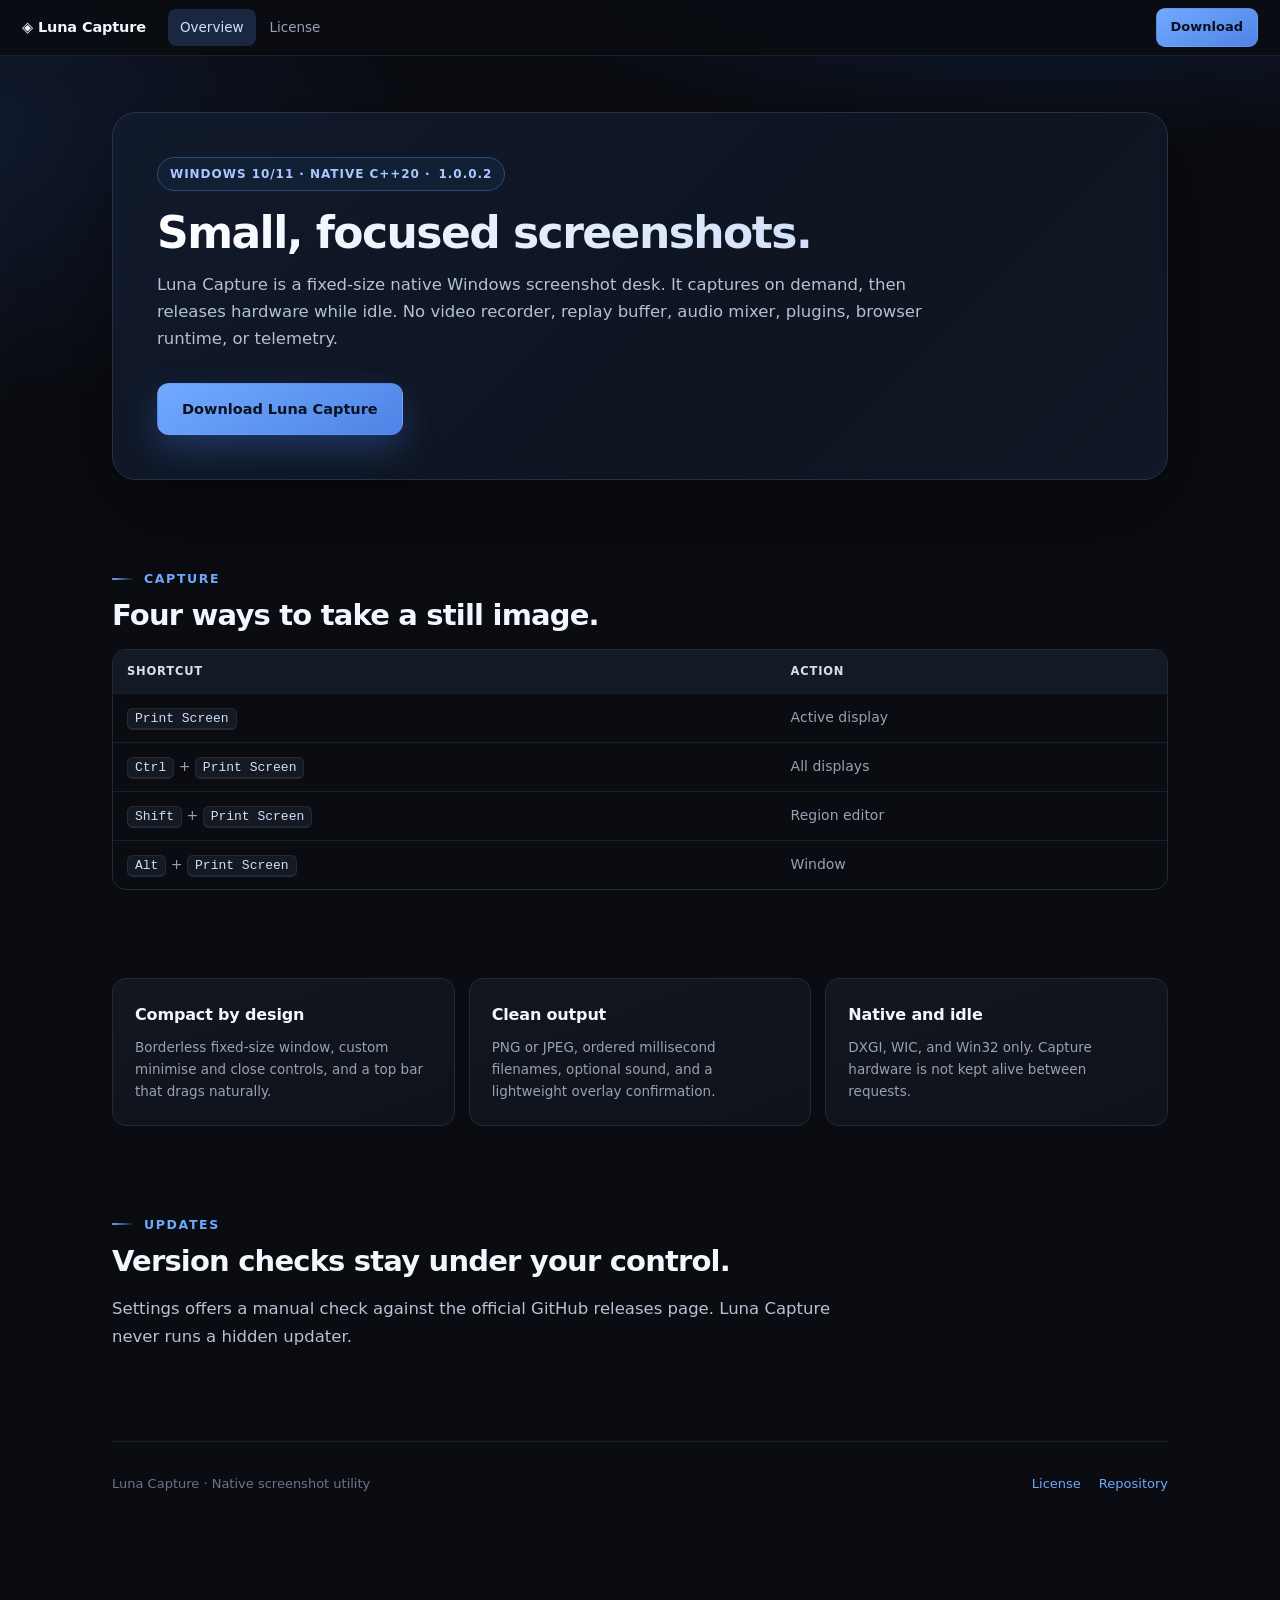
<file: docs/index.html>
<!doctype html><html lang="en"><head><meta charset="utf-8"><meta name="viewport" content="width=device-width,initial-scale=1"><meta name="description" content="Luna Capture is a compact native Windows screenshot tool."><title>Luna Capture</title><link rel="stylesheet" href="style.css"><script src="version.js" defer></script></head><body><header class="sitebar"><a class="sitebrand" href="index.html">◈ Luna Capture</a><nav class="sitenav"><a class="current" href="index.html">Overview</a><a href="license.html">License</a></nav><div class="siteactions"><a class="sitebtn solid" href="https://github.com/LouSkull/LunaCapture/releases">Download</a></div></header><main class="page"><header class="hero"><span class="eyebrow">WINDOWS 10/11 · NATIVE C++20 · <span class="app-version">1.0.0.0</span></span><h1>Small, focused screenshots.</h1><p class="lead">Luna Capture is a fixed-size native Windows screenshot desk. It captures on demand, then releases hardware while idle. No video recorder, replay buffer, audio mixer, plugins, browser runtime, or telemetry.</p><div class="cta"><a class="btn primary" href="https://github.com/LouSkull/LunaCapture/releases">Download Luna Capture</a></div></header><section><div class="sec-tag">Capture</div><h2>Four ways to take a still image.</h2><table><thead><tr><th>Shortcut</th><th>Action</th></tr></thead><tbody><tr><td><kbd>Print Screen</kbd></td><td>Active display</td></tr><tr><td><kbd>Ctrl</kbd> + <kbd>Print Screen</kbd></td><td>All displays</td></tr><tr><td><kbd>Shift</kbd> + <kbd>Print Screen</kbd></td><td>Region editor</td></tr><tr><td><kbd>Alt</kbd> + <kbd>Print Screen</kbd></td><td>Window</td></tr></tbody></table></section><section><div class="grid"><div class="card"><h3>Compact by design</h3><p>Borderless fixed-size window, custom minimise and close controls, and a top bar that drags naturally.</p></div><div class="card"><h3>Clean output</h3><p>PNG or JPEG, ordered millisecond filenames, optional sound, and a lightweight overlay confirmation.</p></div><div class="card"><h3>Native and idle</h3><p>DXGI, WIC, and Win32 only. Capture hardware is not kept alive between requests.</p></div></div></section><section><div class="sec-tag">Updates</div><h2>Version checks stay under your control.</h2><p class="lead">Settings offers a manual check against the official GitHub releases page. Luna Capture never runs a hidden updater.</p></section><footer class="footer"><div>Luna Capture · Native screenshot utility</div><nav><a href="license.html">License</a><a href="https://github.com/LouSkull/LunaCapture">Repository</a></nav></footer></main></body></html>
</file>
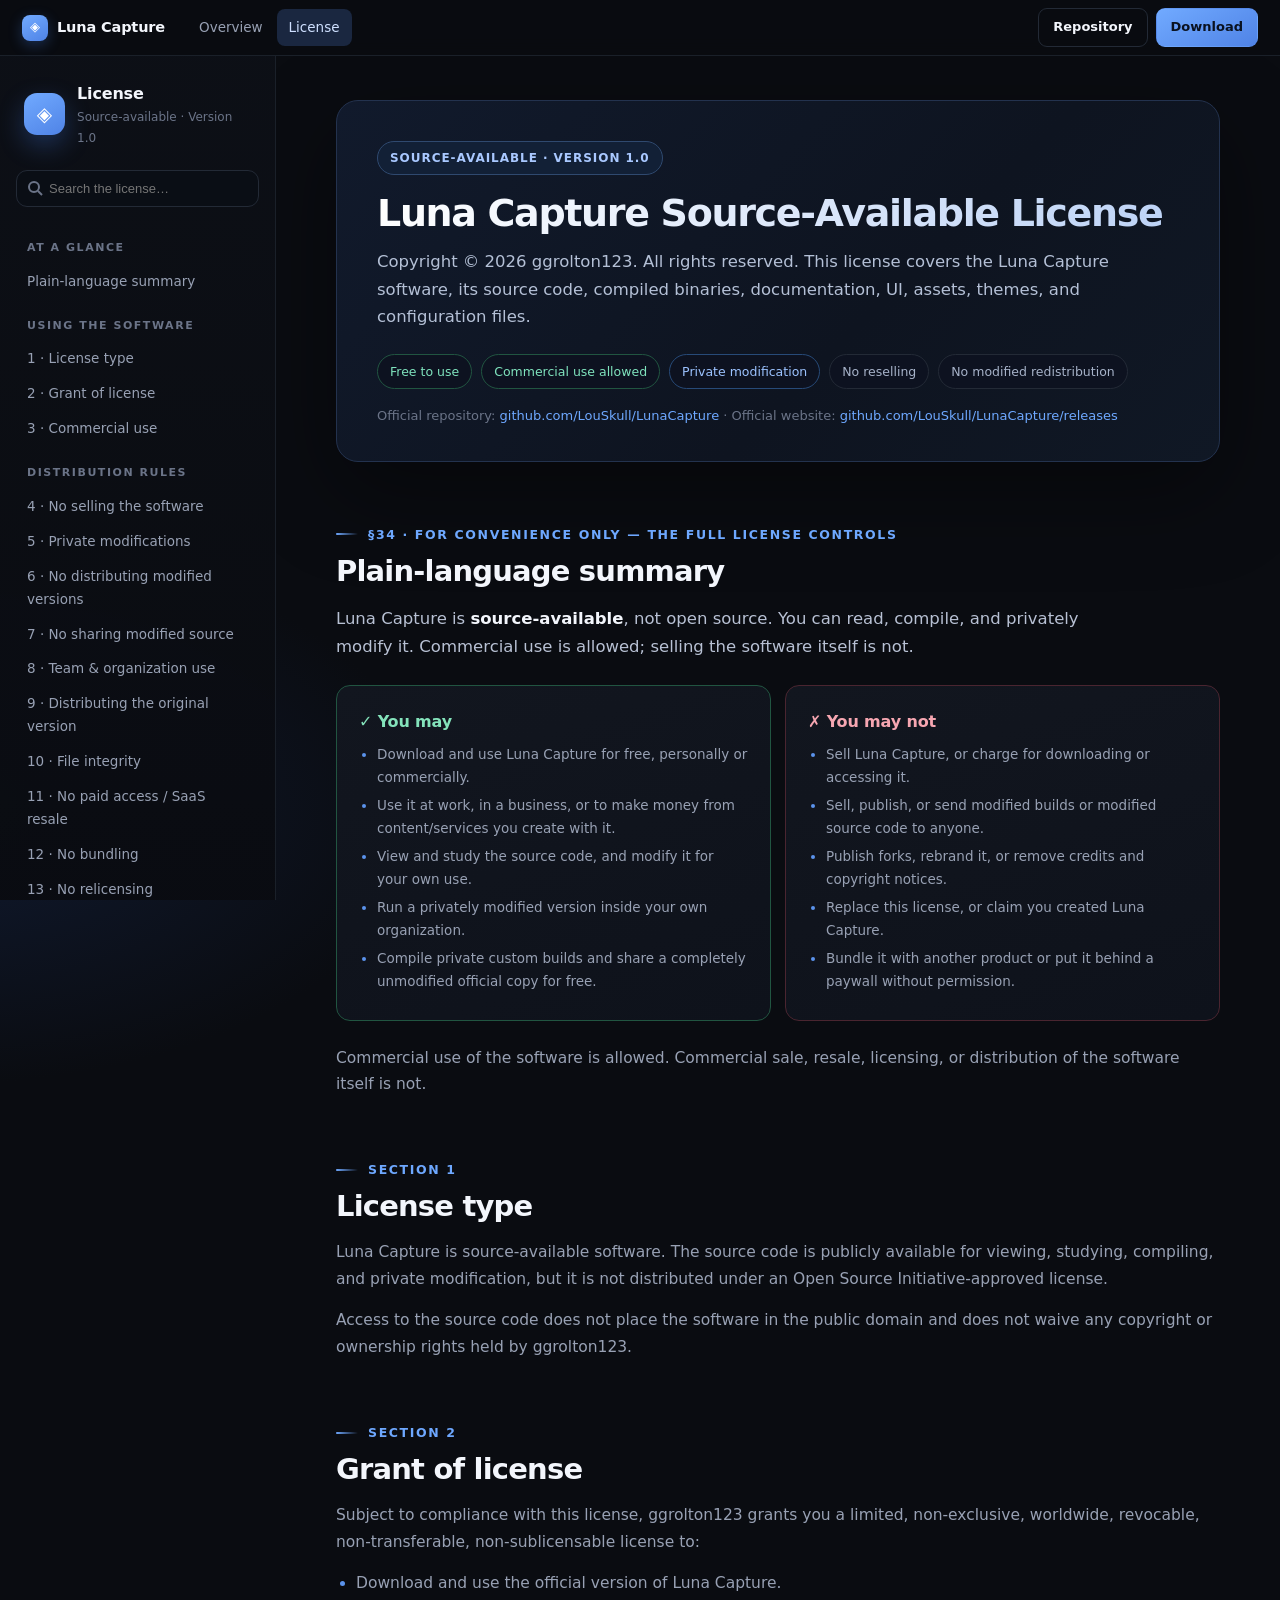
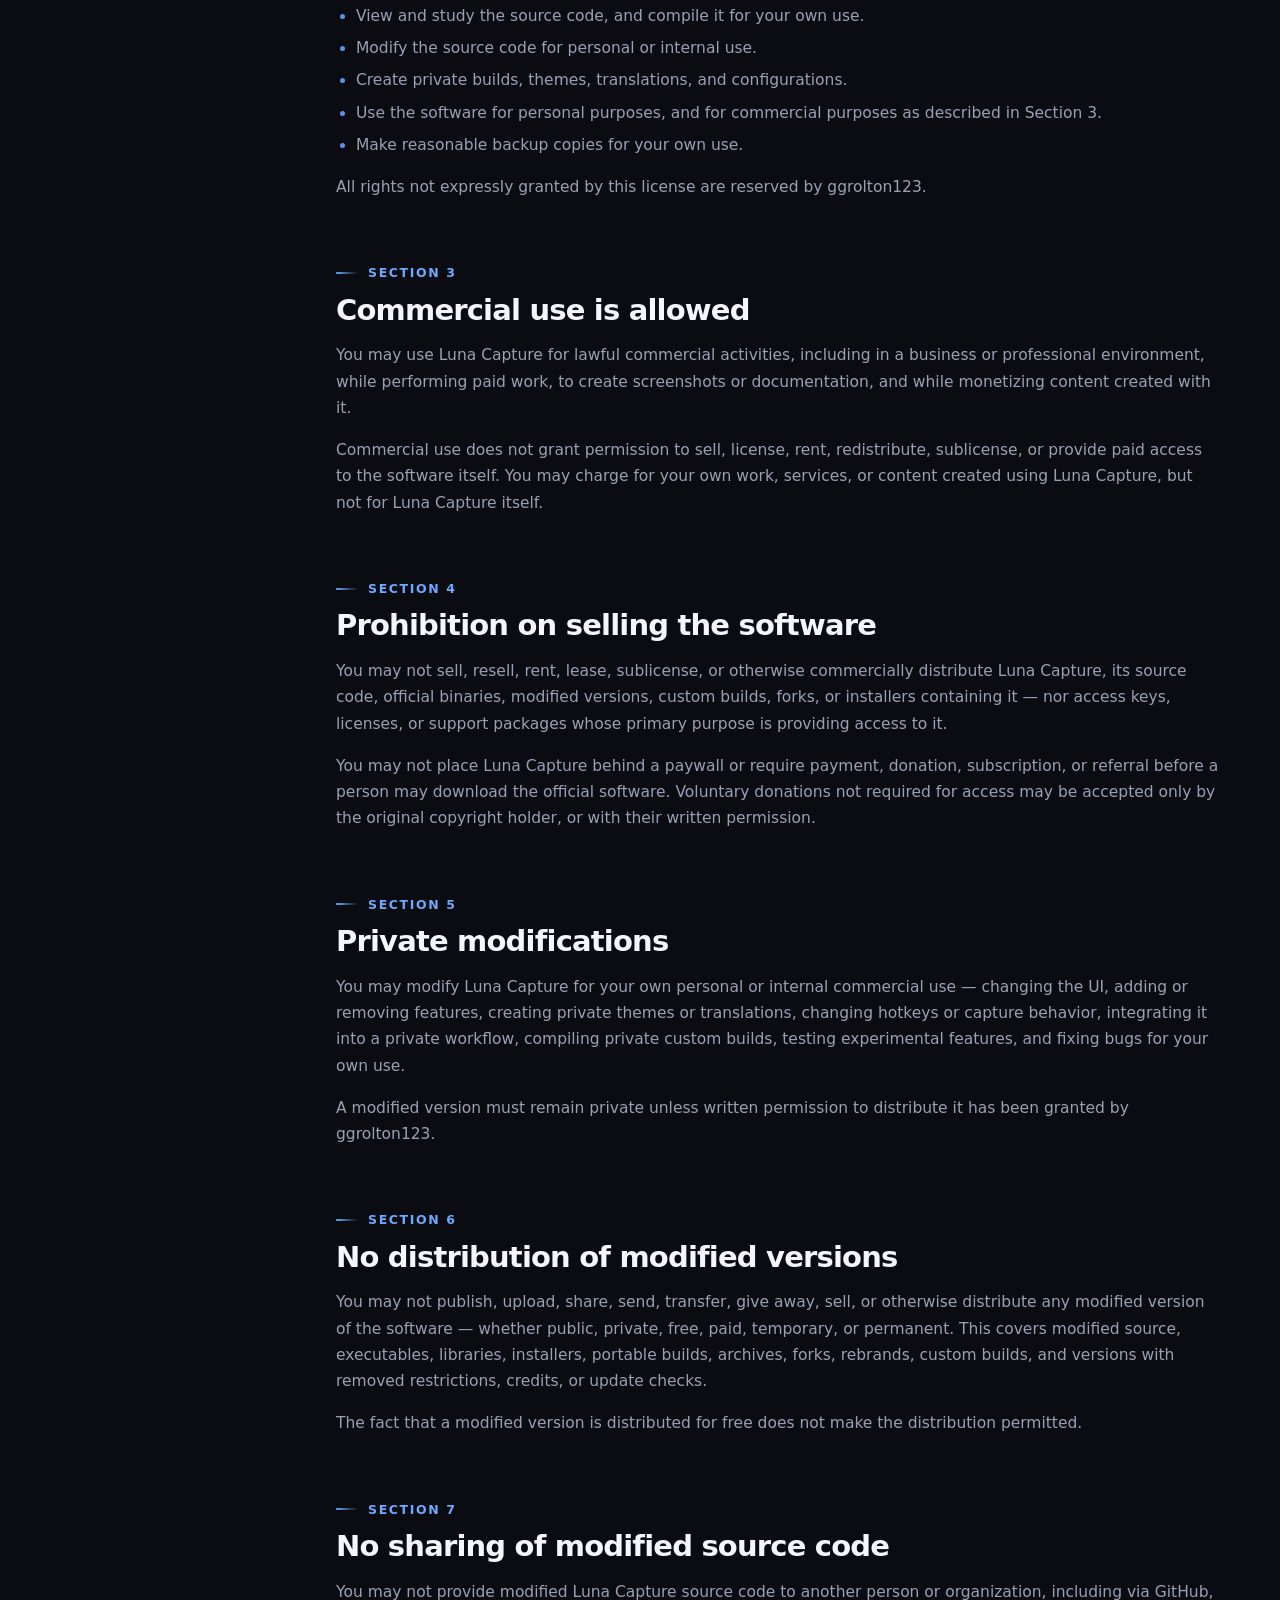
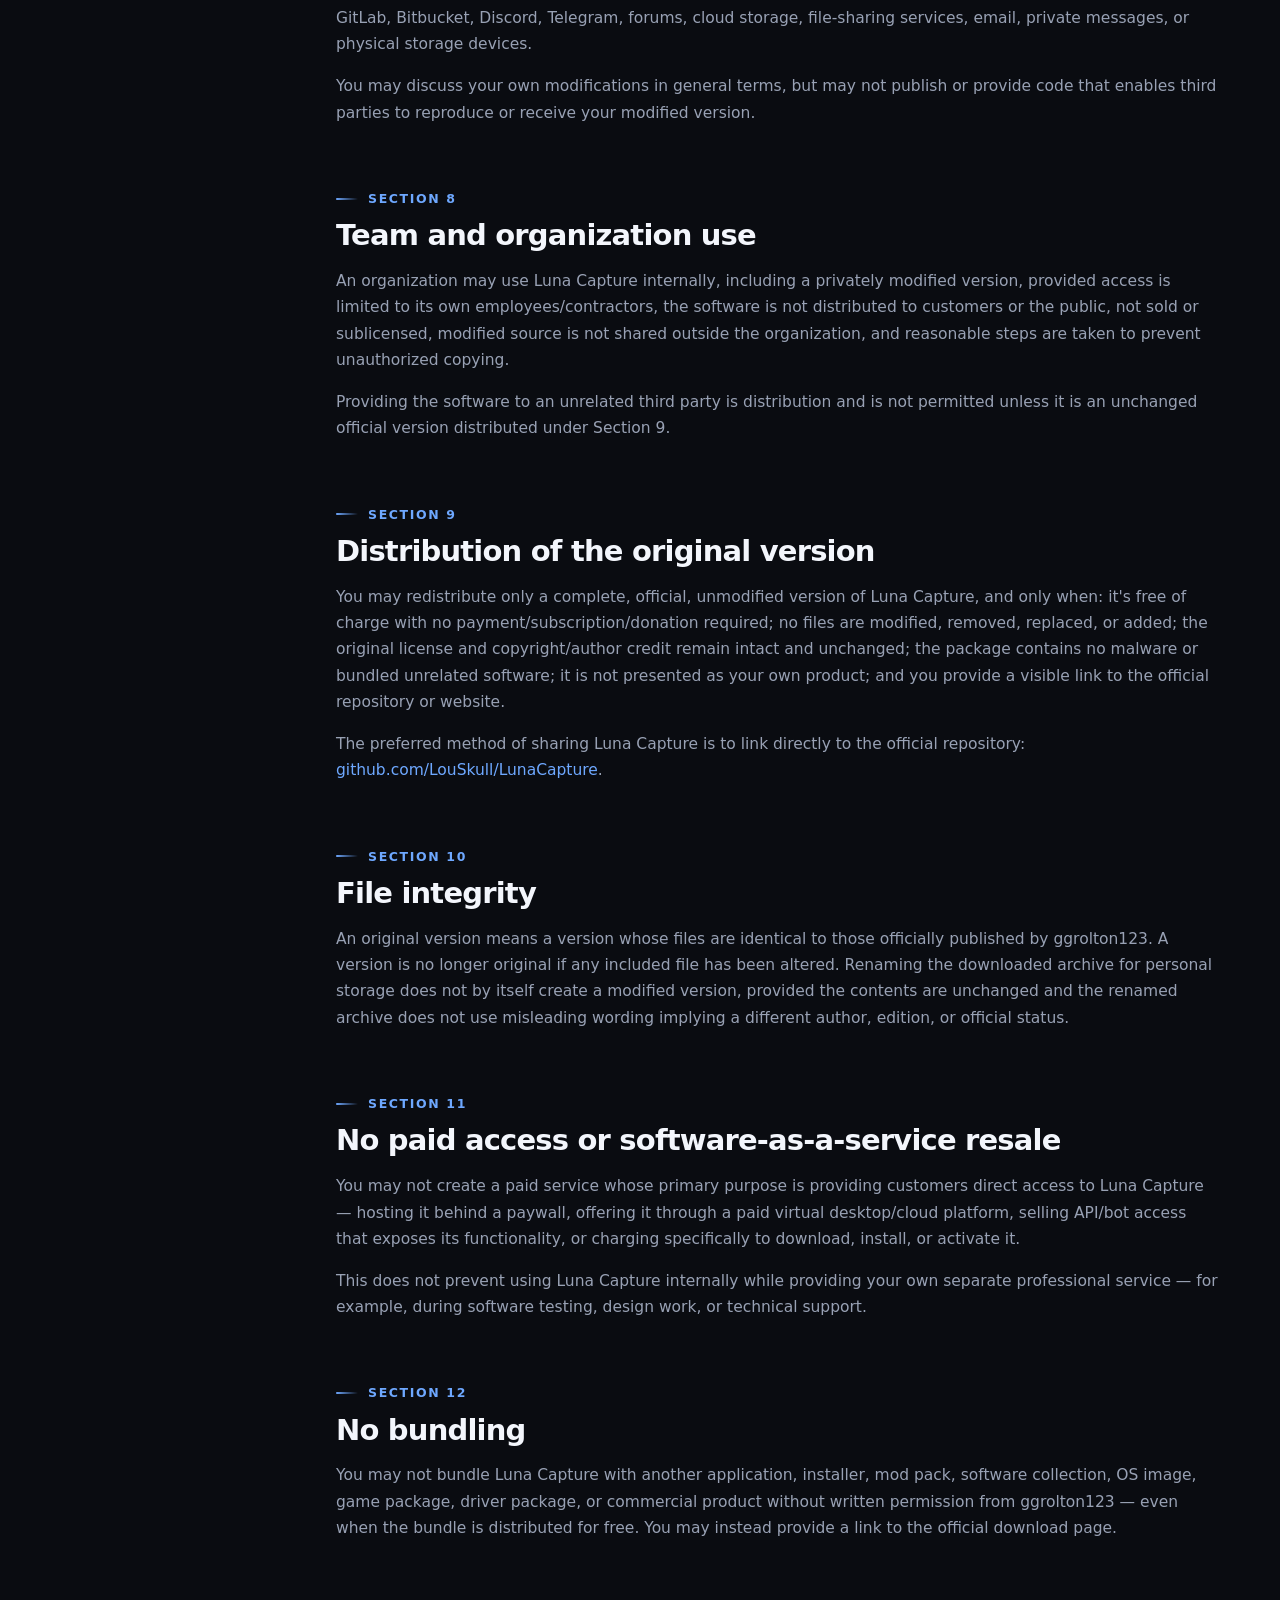
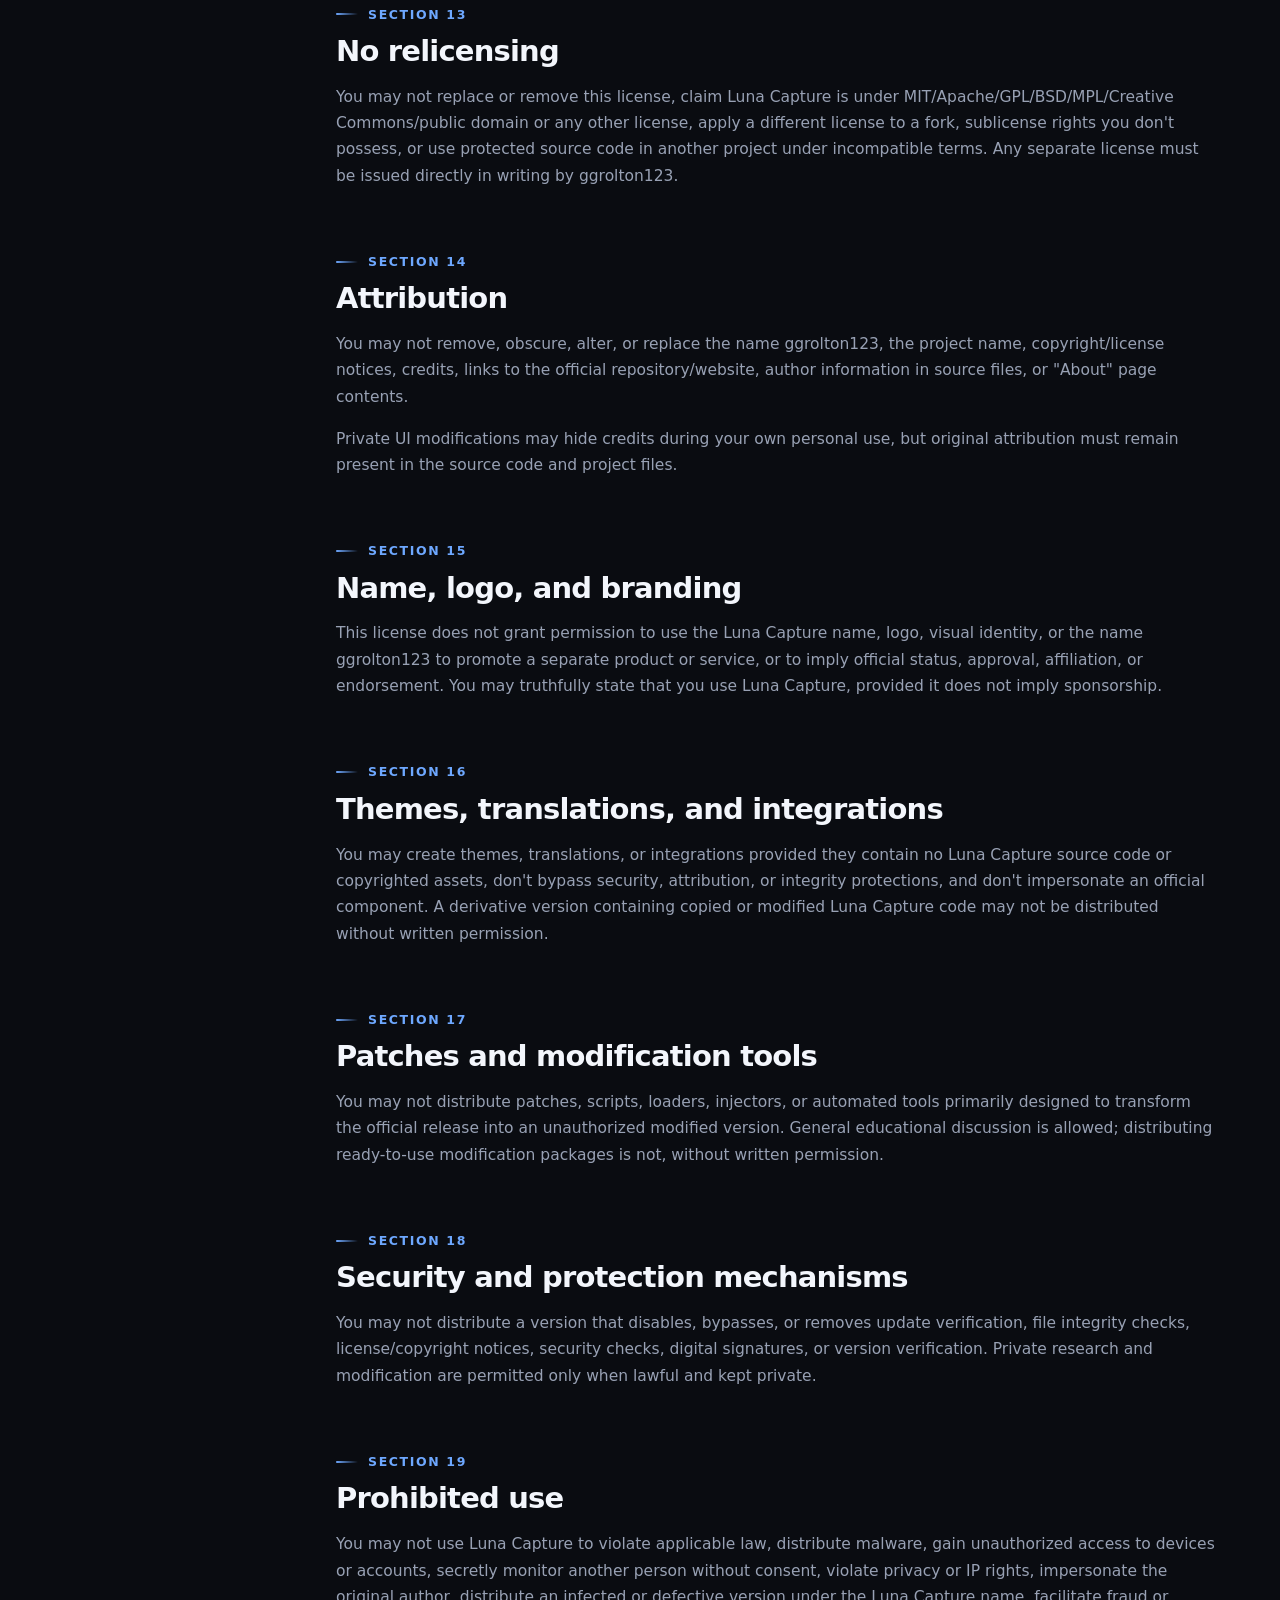
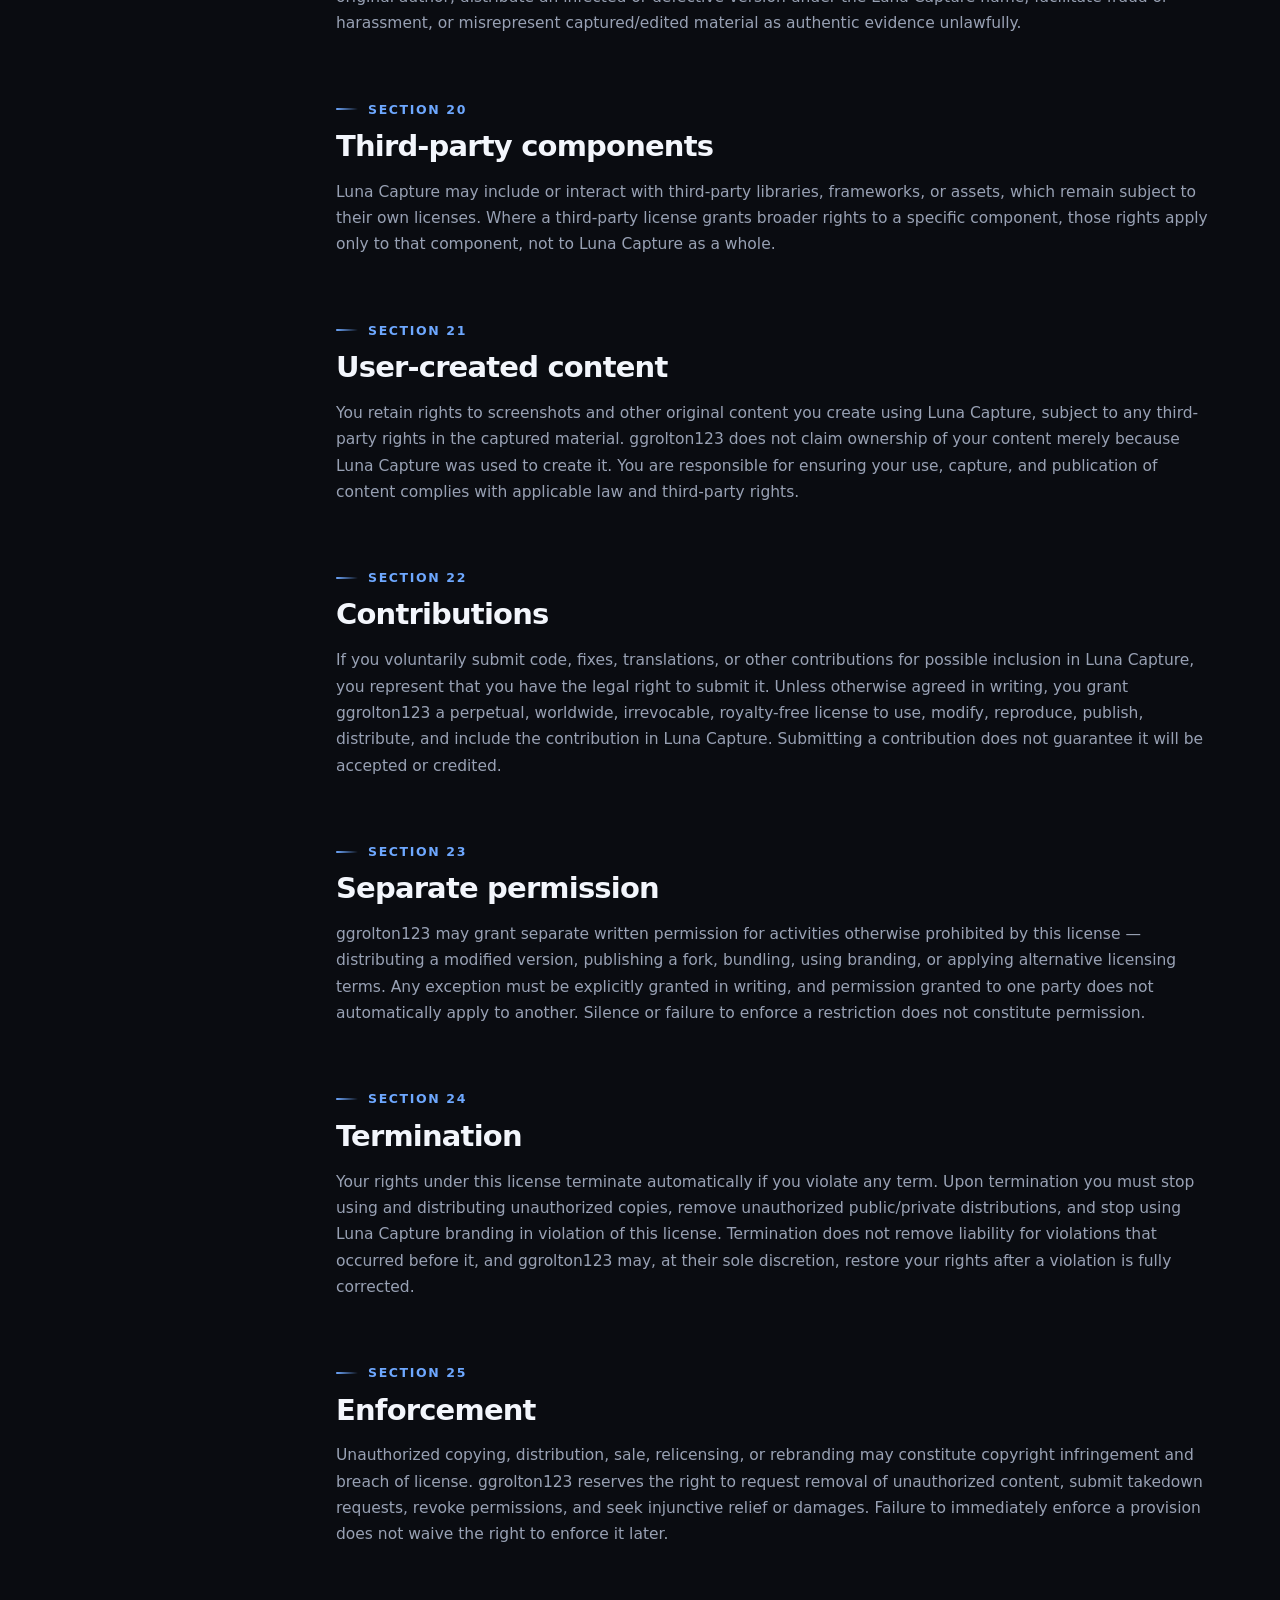
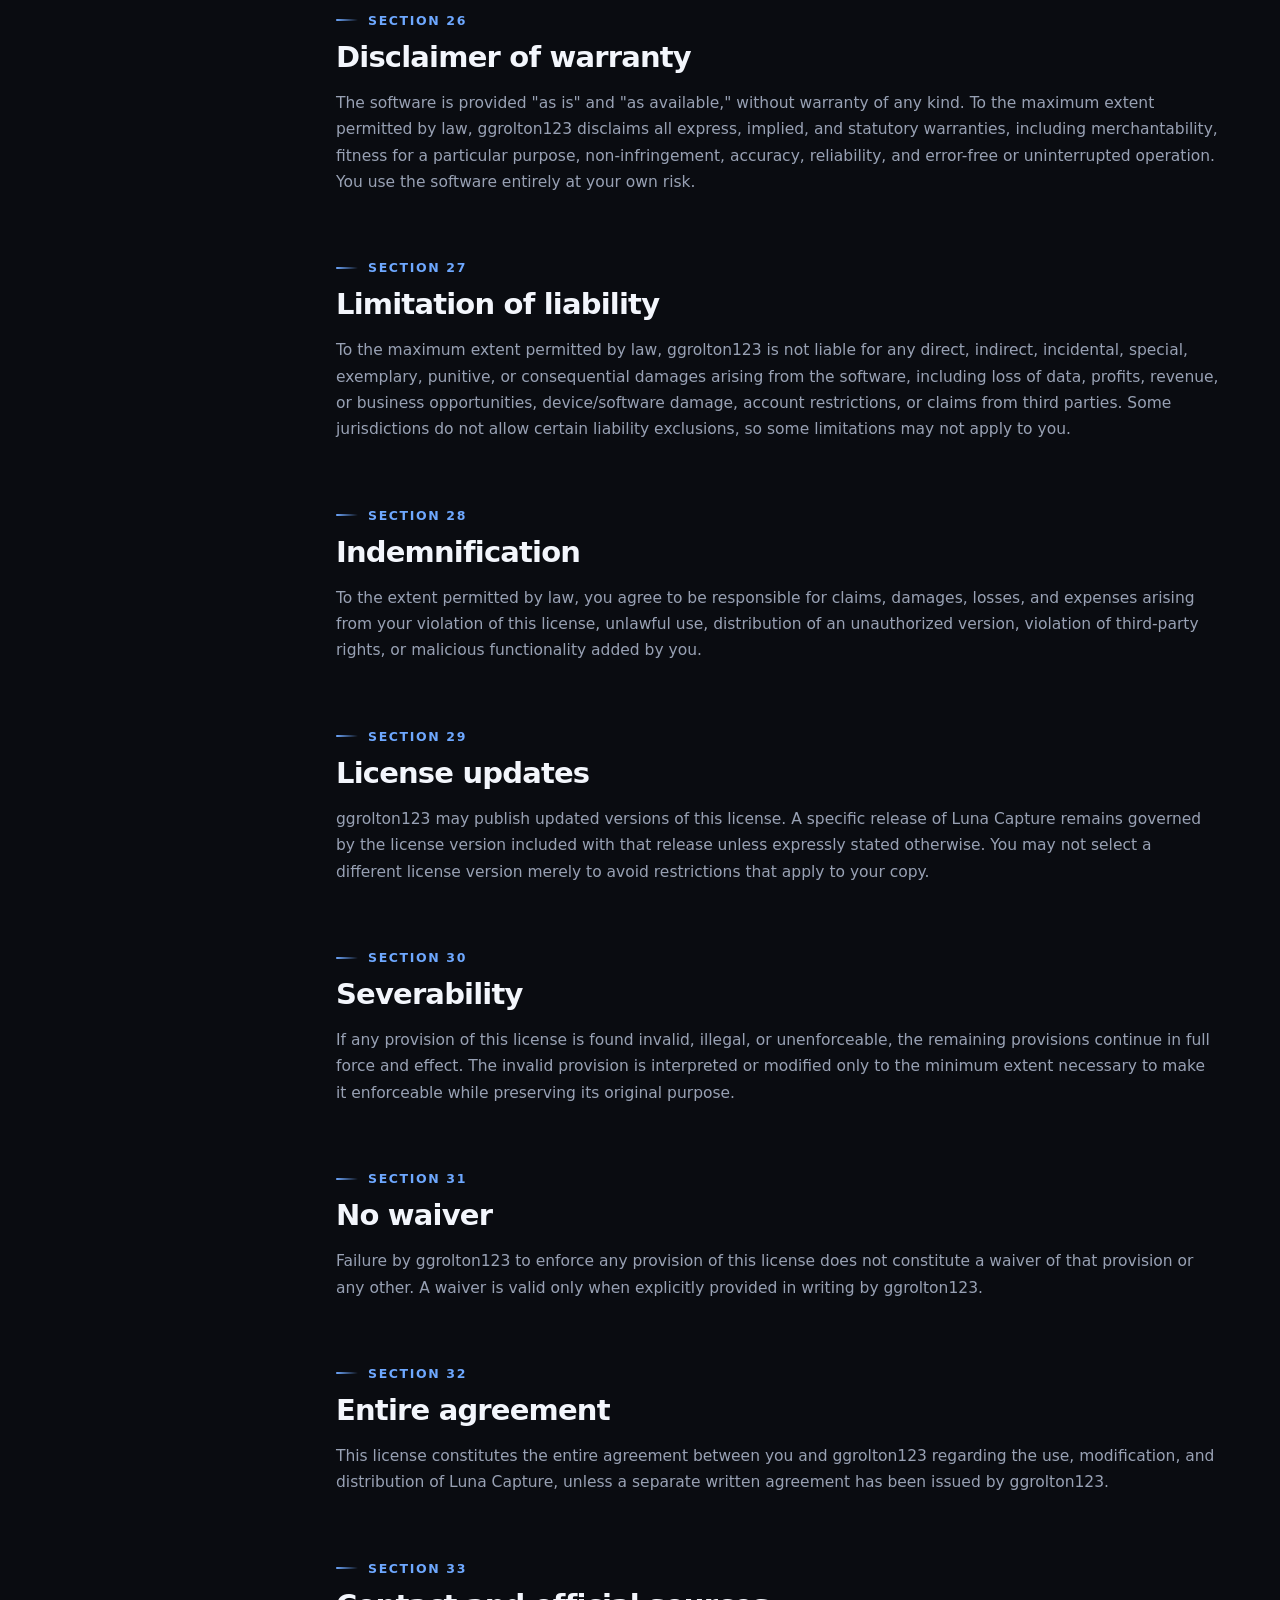
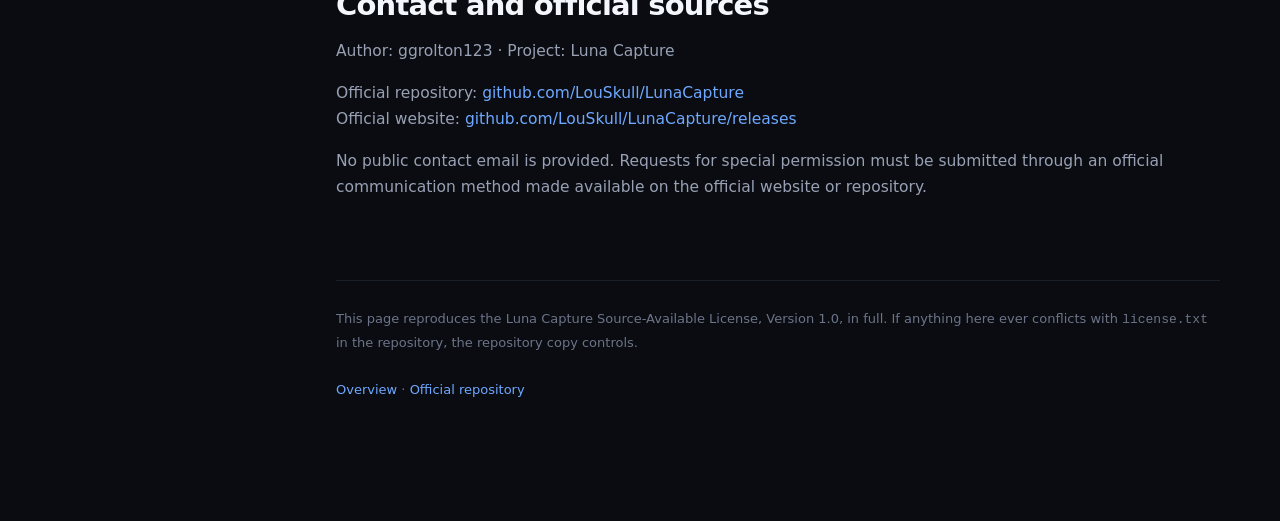
<file: docs/license.html>
<!doctype html>
<html lang="en">
<head>
  <meta charset="utf-8">
  <meta name="viewport" content="width=device-width,initial-scale=1">
  <title>License · Luna Capture</title>
  <link rel="stylesheet" href="style.css">
</head>
<body>
<header class="sitebar">
  <a class="sitebrand" href="index.html"><span class="sitemark">◈</span><span>Luna Capture</span></a>
  <nav class="sitenav">
    <a href="index.html">Overview</a>
    <a href="license.html" class="current">License</a>
  </nav>
  <div class="siteactions">
    <a class="sitebtn ghost" href="https://github.com/LouSkull/LunaCapture" target="_blank" rel="noopener">Repository</a>
    <a class="sitebtn solid" href="https://github.com/LouSkull/LunaCapture/releases" target="_blank" rel="noopener">Download</a>
  </div>
</header>

<div class="layout">
  <aside class="sidebar">
    <div class="brand"><div class="mark">◈</div><div><strong>License</strong><small>Source-available · Version 1.0</small></div></div>
    <input id="search" class="search" type="search" placeholder="Search the license…" autocomplete="off">
    <nav id="toc">
      <div class="group">At a glance</div>
      <a href="#summary">Plain-language summary</a>
      <div class="group">Using the software</div>
      <a href="#sec-1">1 · License type</a>
      <a href="#sec-2">2 · Grant of license</a>
      <a href="#sec-3">3 · Commercial use</a>
      <div class="group">Distribution rules</div>
      <a href="#sec-4">4 · No selling the software</a>
      <a href="#sec-5">5 · Private modifications</a>
      <a href="#sec-6">6 · No distributing modified versions</a>
      <a href="#sec-7">7 · No sharing modified source</a>
      <a href="#sec-8">8 · Team &amp; organization use</a>
      <a href="#sec-9">9 · Distributing the original version</a>
      <a href="#sec-10">10 · File integrity</a>
      <a href="#sec-11">11 · No paid access / SaaS resale</a>
      <a href="#sec-12">12 · No bundling</a>
      <a href="#sec-13">13 · No relicensing</a>
      <div class="group">Legal protections</div>
      <a href="#sec-14">14 · Attribution</a>
      <a href="#sec-15">15 · Name, logo &amp; branding</a>
      <a href="#sec-16">16 · Themes &amp; integrations</a>
      <a href="#sec-17">17 · Patches &amp; modification tools</a>
      <a href="#sec-18">18 · Security &amp; protection</a>
      <a href="#sec-19">19 · Prohibited use</a>
      <a href="#sec-20">20 · Third-party components</a>
      <div class="group">Your content</div>
      <a href="#sec-21">21 · User-created content</a>
      <a href="#sec-22">22 · Contributions</a>
      <div class="group">Exceptions &amp; enforcement</div>
      <a href="#sec-23">23 · Separate permission</a>
      <a href="#sec-24">24 · Termination</a>
      <a href="#sec-25">25 · Enforcement</a>
      <div class="group">Disclaimers</div>
      <a href="#sec-26">26 · Disclaimer of warranty</a>
      <a href="#sec-27">27 · Limitation of liability</a>
      <a href="#sec-28">28 · Indemnification</a>
      <div class="group">General</div>
      <a href="#sec-29">29 · License updates</a>
      <a href="#sec-30">30 · Severability</a>
      <a href="#sec-31">31 · No waiver</a>
      <a href="#sec-32">32 · Entire agreement</a>
      <a href="#sec-33">33 · Contact &amp; official sources</a>
    </nav>
    <div class="navfoot">© 2026 ggrolton123 · all rights reserved.<br>Luna Capture <span class="app-version">1.0.0.0</span></div>
  </aside>

  <main id="content">
    <header class="hero searchable">
      <span class="eyebrow">SOURCE-AVAILABLE · VERSION 1.0</span>
      <h1>Luna Capture Source-Available License</h1>
      <p>Copyright © 2026 ggrolton123. All rights reserved. This license covers the Luna Capture software, its source code, compiled binaries, documentation, UI, assets, themes, and configuration files.</p>
      <div class="chips">
        <span class="chip ok">Free to use</span>
        <span class="chip ok">Commercial use allowed</span>
        <span class="chip blue">Private modification</span>
        <span class="chip">No reselling</span>
        <span class="chip">No modified redistribution</span>
      </div>
      <p class="meta">Official repository: <a href="https://github.com/LouSkull/LunaCapture" target="_blank" rel="noopener">github.com/LouSkull/LunaCapture</a> · Official website: <a href="https://github.com/LouSkull/LunaCapture/releases" target="_blank" rel="noopener">github.com/LouSkull/LunaCapture/releases</a></p>
    </header>

    <section id="summary" class="searchable">
      <div class="sec-tag">§34 · For convenience only — the full license controls</div>
      <h2>Plain-language summary<a class="anchor" href="#summary">#</a></h2>
      <p class="lead">Luna Capture is <strong>source-available</strong>, not open source. You can read, compile, and privately modify it. Commercial use is allowed; selling the software itself is not.</p>
      <div class="grid two">
        <div class="card may">
          <h3>✓ You may</h3>
          <ul>
            <li>Download and use Luna Capture for free, personally or commercially.</li>
            <li>Use it at work, in a business, or to make money from content/services you create with it.</li>
            <li>View and study the source code, and modify it for your own use.</li>
            <li>Run a privately modified version inside your own organization.</li>
            <li>Compile private custom builds and share a completely unmodified official copy for free.</li>
          </ul>
        </div>
        <div class="card maynot">
          <h3>✗ You may not</h3>
          <ul>
            <li>Sell Luna Capture, or charge for downloading or accessing it.</li>
            <li>Sell, publish, or send modified builds or modified source code to anyone.</li>
            <li>Publish forks, rebrand it, or remove credits and copyright notices.</li>
            <li>Replace this license, or claim you created Luna Capture.</li>
            <li>Bundle it with another product or put it behind a paywall without permission.</li>
          </ul>
        </div>
      </div>
      <p>Commercial use of the software is allowed. Commercial sale, resale, licensing, or distribution of the software itself is not.</p>
    </section>

    <section id="sec-1" class="searchable">
      <div class="sec-tag">Section 1</div>
      <h2>License type<a class="anchor" href="#sec-1">#</a></h2>
      <p>Luna Capture is source-available software. The source code is publicly available for viewing, studying, compiling, and private modification, but it is not distributed under an Open Source Initiative-approved license.</p>
      <p>Access to the source code does not place the software in the public domain and does not waive any copyright or ownership rights held by ggrolton123.</p>
    </section>

    <section id="sec-2" class="searchable">
      <div class="sec-tag">Section 2</div>
      <h2>Grant of license<a class="anchor" href="#sec-2">#</a></h2>
      <p>Subject to compliance with this license, ggrolton123 grants you a limited, non-exclusive, worldwide, revocable, non-transferable, non-sublicensable license to:</p>
      <ul>
        <li>Download and use the official version of Luna Capture.</li>
        <li>View and study the source code, and compile it for your own use.</li>
        <li>Modify the source code for personal or internal use.</li>
        <li>Create private builds, themes, translations, and configurations.</li>
        <li>Use the software for personal purposes, and for commercial purposes as described in Section 3.</li>
        <li>Make reasonable backup copies for your own use.</li>
      </ul>
      <p>All rights not expressly granted by this license are reserved by ggrolton123.</p>
    </section>

    <section id="sec-3" class="searchable">
      <div class="sec-tag">Section 3</div>
      <h2>Commercial use is allowed<a class="anchor" href="#sec-3">#</a></h2>
      <p>You may use Luna Capture for lawful commercial activities, including in a business or professional environment, while performing paid work, to create screenshots or documentation, and while monetizing content created with it.</p>
      <p>Commercial use does not grant permission to sell, license, rent, redistribute, sublicense, or provide paid access to the software itself. You may charge for your own work, services, or content created using Luna Capture, but not for Luna Capture itself.</p>
    </section>

    <section id="sec-4" class="searchable">
      <div class="sec-tag">Section 4</div>
      <h2>Prohibition on selling the software<a class="anchor" href="#sec-4">#</a></h2>
      <p>You may not sell, resell, rent, lease, sublicense, or otherwise commercially distribute Luna Capture, its source code, official binaries, modified versions, custom builds, forks, or installers containing it — nor access keys, licenses, or support packages whose primary purpose is providing access to it.</p>
      <p>You may not place Luna Capture behind a paywall or require payment, donation, subscription, or referral before a person may download the official software. Voluntary donations not required for access may be accepted only by the original copyright holder, or with their written permission.</p>
    </section>

    <section id="sec-5" class="searchable">
      <div class="sec-tag">Section 5</div>
      <h2>Private modifications<a class="anchor" href="#sec-5">#</a></h2>
      <p>You may modify Luna Capture for your own personal or internal commercial use — changing the UI, adding or removing features, creating private themes or translations, changing hotkeys or capture behavior, integrating it into a private workflow, compiling private custom builds, testing experimental features, and fixing bugs for your own use.</p>
      <p>A modified version must remain private unless written permission to distribute it has been granted by ggrolton123.</p>
    </section>

    <section id="sec-6" class="searchable">
      <div class="sec-tag">Section 6</div>
      <h2>No distribution of modified versions<a class="anchor" href="#sec-6">#</a></h2>
      <p>You may not publish, upload, share, send, transfer, give away, sell, or otherwise distribute any modified version of the software — whether public, private, free, paid, temporary, or permanent. This covers modified source, executables, libraries, installers, portable builds, archives, forks, rebrands, custom builds, and versions with removed restrictions, credits, or update checks.</p>
      <p>The fact that a modified version is distributed for free does not make the distribution permitted.</p>
    </section>

    <section id="sec-7" class="searchable">
      <div class="sec-tag">Section 7</div>
      <h2>No sharing of modified source code<a class="anchor" href="#sec-7">#</a></h2>
      <p>You may not provide modified Luna Capture source code to another person or organization, including via GitHub, GitLab, Bitbucket, Discord, Telegram, forums, cloud storage, file-sharing services, email, private messages, or physical storage devices.</p>
      <p>You may discuss your own modifications in general terms, but may not publish or provide code that enables third parties to reproduce or receive your modified version.</p>
    </section>

    <section id="sec-8" class="searchable">
      <div class="sec-tag">Section 8</div>
      <h2>Team and organization use<a class="anchor" href="#sec-8">#</a></h2>
      <p>An organization may use Luna Capture internally, including a privately modified version, provided access is limited to its own employees/contractors, the software is not distributed to customers or the public, not sold or sublicensed, modified source is not shared outside the organization, and reasonable steps are taken to prevent unauthorized copying.</p>
      <p>Providing the software to an unrelated third party is distribution and is not permitted unless it is an unchanged official version distributed under Section 9.</p>
    </section>

    <section id="sec-9" class="searchable">
      <div class="sec-tag">Section 9</div>
      <h2>Distribution of the original version<a class="anchor" href="#sec-9">#</a></h2>
      <p>You may redistribute only a complete, official, unmodified version of Luna Capture, and only when: it's free of charge with no payment/subscription/donation required; no files are modified, removed, replaced, or added; the original license and copyright/author credit remain intact and unchanged; the package contains no malware or bundled unrelated software; it is not presented as your own product; and you provide a visible link to the official repository or website.</p>
      <p>The preferred method of sharing Luna Capture is to link directly to the official repository: <a href="https://github.com/LouSkull/LunaCapture" target="_blank" rel="noopener">github.com/LouSkull/LunaCapture</a>.</p>
    </section>

    <section id="sec-10" class="searchable">
      <div class="sec-tag">Section 10</div>
      <h2>File integrity<a class="anchor" href="#sec-10">#</a></h2>
      <p>An original version means a version whose files are identical to those officially published by ggrolton123. A version is no longer original if any included file has been altered. Renaming the downloaded archive for personal storage does not by itself create a modified version, provided the contents are unchanged and the renamed archive does not use misleading wording implying a different author, edition, or official status.</p>
    </section>

    <section id="sec-11" class="searchable">
      <div class="sec-tag">Section 11</div>
      <h2>No paid access or software-as-a-service resale<a class="anchor" href="#sec-11">#</a></h2>
      <p>You may not create a paid service whose primary purpose is providing customers direct access to Luna Capture — hosting it behind a paywall, offering it through a paid virtual desktop/cloud platform, selling API/bot access that exposes its functionality, or charging specifically to download, install, or activate it.</p>
      <p>This does not prevent using Luna Capture internally while providing your own separate professional service — for example, during software testing, design work, or technical support.</p>
    </section>

    <section id="sec-12" class="searchable">
      <div class="sec-tag">Section 12</div>
      <h2>No bundling<a class="anchor" href="#sec-12">#</a></h2>
      <p>You may not bundle Luna Capture with another application, installer, mod pack, software collection, OS image, game package, driver package, or commercial product without written permission from ggrolton123 — even when the bundle is distributed for free. You may instead provide a link to the official download page.</p>
    </section>

    <section id="sec-13" class="searchable">
      <div class="sec-tag">Section 13</div>
      <h2>No relicensing<a class="anchor" href="#sec-13">#</a></h2>
      <p>You may not replace or remove this license, claim Luna Capture is under MIT/Apache/GPL/BSD/MPL/Creative Commons/public domain or any other license, apply a different license to a fork, sublicense rights you don't possess, or use protected source code in another project under incompatible terms. Any separate license must be issued directly in writing by ggrolton123.</p>
    </section>

    <section id="sec-14" class="searchable">
      <div class="sec-tag">Section 14</div>
      <h2>Attribution<a class="anchor" href="#sec-14">#</a></h2>
      <p>You may not remove, obscure, alter, or replace the name ggrolton123, the project name, copyright/license notices, credits, links to the official repository/website, author information in source files, or "About" page contents.</p>
      <p>Private UI modifications may hide credits during your own personal use, but original attribution must remain present in the source code and project files.</p>
    </section>

    <section id="sec-15" class="searchable">
      <div class="sec-tag">Section 15</div>
      <h2>Name, logo, and branding<a class="anchor" href="#sec-15">#</a></h2>
      <p>This license does not grant permission to use the Luna Capture name, logo, visual identity, or the name ggrolton123 to promote a separate product or service, or to imply official status, approval, affiliation, or endorsement. You may truthfully state that you use Luna Capture, provided it does not imply sponsorship.</p>
    </section>

    <section id="sec-16" class="searchable">
      <div class="sec-tag">Section 16</div>
      <h2>Themes, translations, and integrations<a class="anchor" href="#sec-16">#</a></h2>
      <p>You may create themes, translations, or integrations provided they contain no Luna Capture source code or copyrighted assets, don't bypass security, attribution, or integrity protections, and don't impersonate an official component. A derivative version containing copied or modified Luna Capture code may not be distributed without written permission.</p>
    </section>

    <section id="sec-17" class="searchable">
      <div class="sec-tag">Section 17</div>
      <h2>Patches and modification tools<a class="anchor" href="#sec-17">#</a></h2>
      <p>You may not distribute patches, scripts, loaders, injectors, or automated tools primarily designed to transform the official release into an unauthorized modified version. General educational discussion is allowed; distributing ready-to-use modification packages is not, without written permission.</p>
    </section>

    <section id="sec-18" class="searchable">
      <div class="sec-tag">Section 18</div>
      <h2>Security and protection mechanisms<a class="anchor" href="#sec-18">#</a></h2>
      <p>You may not distribute a version that disables, bypasses, or removes update verification, file integrity checks, license/copyright notices, security checks, digital signatures, or version verification. Private research and modification are permitted only when lawful and kept private.</p>
    </section>

    <section id="sec-19" class="searchable">
      <div class="sec-tag">Section 19</div>
      <h2>Prohibited use<a class="anchor" href="#sec-19">#</a></h2>
      <p>You may not use Luna Capture to violate applicable law, distribute malware, gain unauthorized access to devices or accounts, secretly monitor another person without consent, violate privacy or IP rights, impersonate the original author, distribute an infected or defective version under the Luna Capture name, facilitate fraud or harassment, or misrepresent captured/edited material as authentic evidence unlawfully.</p>
    </section>

    <section id="sec-20" class="searchable">
      <div class="sec-tag">Section 20</div>
      <h2>Third-party components<a class="anchor" href="#sec-20">#</a></h2>
      <p>Luna Capture may include or interact with third-party libraries, frameworks, or assets, which remain subject to their own licenses. Where a third-party license grants broader rights to a specific component, those rights apply only to that component, not to Luna Capture as a whole.</p>
    </section>

    <section id="sec-21" class="searchable">
      <div class="sec-tag">Section 21</div>
      <h2>User-created content<a class="anchor" href="#sec-21">#</a></h2>
      <p>You retain rights to screenshots and other original content you create using Luna Capture, subject to any third-party rights in the captured material. ggrolton123 does not claim ownership of your content merely because Luna Capture was used to create it. You are responsible for ensuring your use, capture, and publication of content complies with applicable law and third-party rights.</p>
    </section>

    <section id="sec-22" class="searchable">
      <div class="sec-tag">Section 22</div>
      <h2>Contributions<a class="anchor" href="#sec-22">#</a></h2>
      <p>If you voluntarily submit code, fixes, translations, or other contributions for possible inclusion in Luna Capture, you represent that you have the legal right to submit it. Unless otherwise agreed in writing, you grant ggrolton123 a perpetual, worldwide, irrevocable, royalty-free license to use, modify, reproduce, publish, distribute, and include the contribution in Luna Capture. Submitting a contribution does not guarantee it will be accepted or credited.</p>
    </section>

    <section id="sec-23" class="searchable">
      <div class="sec-tag">Section 23</div>
      <h2>Separate permission<a class="anchor" href="#sec-23">#</a></h2>
      <p>ggrolton123 may grant separate written permission for activities otherwise prohibited by this license — distributing a modified version, publishing a fork, bundling, using branding, or applying alternative licensing terms. Any exception must be explicitly granted in writing, and permission granted to one party does not automatically apply to another. Silence or failure to enforce a restriction does not constitute permission.</p>
    </section>

    <section id="sec-24" class="searchable">
      <div class="sec-tag">Section 24</div>
      <h2>Termination<a class="anchor" href="#sec-24">#</a></h2>
      <p>Your rights under this license terminate automatically if you violate any term. Upon termination you must stop using and distributing unauthorized copies, remove unauthorized public/private distributions, and stop using Luna Capture branding in violation of this license. Termination does not remove liability for violations that occurred before it, and ggrolton123 may, at their sole discretion, restore your rights after a violation is fully corrected.</p>
    </section>

    <section id="sec-25" class="searchable">
      <div class="sec-tag">Section 25</div>
      <h2>Enforcement<a class="anchor" href="#sec-25">#</a></h2>
      <p>Unauthorized copying, distribution, sale, relicensing, or rebranding may constitute copyright infringement and breach of license. ggrolton123 reserves the right to request removal of unauthorized content, submit takedown requests, revoke permissions, and seek injunctive relief or damages. Failure to immediately enforce a provision does not waive the right to enforce it later.</p>
    </section>

    <section id="sec-26" class="searchable">
      <div class="sec-tag">Section 26</div>
      <h2>Disclaimer of warranty<a class="anchor" href="#sec-26">#</a></h2>
      <p>The software is provided "as is" and "as available," without warranty of any kind. To the maximum extent permitted by law, ggrolton123 disclaims all express, implied, and statutory warranties, including merchantability, fitness for a particular purpose, non-infringement, accuracy, reliability, and error-free or uninterrupted operation. You use the software entirely at your own risk.</p>
    </section>

    <section id="sec-27" class="searchable">
      <div class="sec-tag">Section 27</div>
      <h2>Limitation of liability<a class="anchor" href="#sec-27">#</a></h2>
      <p>To the maximum extent permitted by law, ggrolton123 is not liable for any direct, indirect, incidental, special, exemplary, punitive, or consequential damages arising from the software, including loss of data, profits, revenue, or business opportunities, device/software damage, account restrictions, or claims from third parties. Some jurisdictions do not allow certain liability exclusions, so some limitations may not apply to you.</p>
    </section>

    <section id="sec-28" class="searchable">
      <div class="sec-tag">Section 28</div>
      <h2>Indemnification<a class="anchor" href="#sec-28">#</a></h2>
      <p>To the extent permitted by law, you agree to be responsible for claims, damages, losses, and expenses arising from your violation of this license, unlawful use, distribution of an unauthorized version, violation of third-party rights, or malicious functionality added by you.</p>
    </section>

    <section id="sec-29" class="searchable">
      <div class="sec-tag">Section 29</div>
      <h2>License updates<a class="anchor" href="#sec-29">#</a></h2>
      <p>ggrolton123 may publish updated versions of this license. A specific release of Luna Capture remains governed by the license version included with that release unless expressly stated otherwise. You may not select a different license version merely to avoid restrictions that apply to your copy.</p>
    </section>

    <section id="sec-30" class="searchable">
      <div class="sec-tag">Section 30</div>
      <h2>Severability<a class="anchor" href="#sec-30">#</a></h2>
      <p>If any provision of this license is found invalid, illegal, or unenforceable, the remaining provisions continue in full force and effect. The invalid provision is interpreted or modified only to the minimum extent necessary to make it enforceable while preserving its original purpose.</p>
    </section>

    <section id="sec-31" class="searchable">
      <div class="sec-tag">Section 31</div>
      <h2>No waiver<a class="anchor" href="#sec-31">#</a></h2>
      <p>Failure by ggrolton123 to enforce any provision of this license does not constitute a waiver of that provision or any other. A waiver is valid only when explicitly provided in writing by ggrolton123.</p>
    </section>

    <section id="sec-32" class="searchable">
      <div class="sec-tag">Section 32</div>
      <h2>Entire agreement<a class="anchor" href="#sec-32">#</a></h2>
      <p>This license constitutes the entire agreement between you and ggrolton123 regarding the use, modification, and distribution of Luna Capture, unless a separate written agreement has been issued by ggrolton123.</p>
    </section>

    <section id="sec-33" class="searchable">
      <div class="sec-tag">Section 33</div>
      <h2>Contact and official sources<a class="anchor" href="#sec-33">#</a></h2>
      <p>Author: ggrolton123 · Project: Luna Capture</p>
      <p>Official repository: <a href="https://github.com/LouSkull/LunaCapture" target="_blank" rel="noopener">github.com/LouSkull/LunaCapture</a><br>
      Official website: <a href="https://github.com/LouSkull/LunaCapture/releases" target="_blank" rel="noopener">github.com/LouSkull/LunaCapture/releases</a></p>
      <p>No public contact email is provided. Requests for special permission must be submitted through an official communication method made available on the official website or repository.</p>
    </section>

    <footer class="footer">
      This page reproduces the Luna Capture Source-Available License, Version 1.0, in full. If anything here ever conflicts with <code>license.txt</code> in the repository, the repository copy controls.<br><br>
      <a href="index.html">Overview</a> · <a href="https://github.com/LouSkull/LunaCapture" target="_blank" rel="noopener">Official repository</a>
    </footer>
  </main>
</div>
<script>
  const search = document.getElementById('search');
  search.addEventListener('input', () => {
    const q = search.value.trim().toLowerCase();
    document.querySelectorAll('main section, .searchable').forEach(el => {
      el.classList.toggle('hidden', q && !el.textContent.toLowerCase().includes(q));
    });
  });
  const links = new Map();
  document.querySelectorAll('#toc a').forEach(a => links.set(a.getAttribute('href').slice(1), a));
  const observer = new IntersectionObserver(entries => {
    entries.forEach(entry => {
      if (entry.isIntersecting) {
        links.forEach(link => link.classList.remove('active'));
        const link = links.get(entry.target.id);
        if (link) link.classList.add('active');
      }
    });
  }, {rootMargin: '-20% 0px -70% 0px', threshold: 0});
  document.querySelectorAll('main header[id], main section[id]').forEach(section => observer.observe(section));
</script>
</body>
</html>
</file>
<file: docs/style.css>
/* ============================================================================
   Luna Capture — shared site design system.
   Every published page (index.html and license.html) links
   this single stylesheet; page files carry no page-specific <style> blocks.
   ========================================================================== */

:root{
  color-scheme:dark;
  --bg:#0a0c11;--panel:#0d1017;--card:#12161f;--card2:#161c27;
  --line:#232a36;--line2:#1a2029;
  --text:#f3f6fc;--muted:#98a1b4;--dim:#6b7488;
  --accent:#6ea8ff;--accent2:#5b93ec;--accentsoft:#1a2740;
  --green:#4ecd8b;--yellow:#f4b64c;--red:#f3707e;--violet:#bba7ff;
  --code:#0a0d14;--radius:14px;
  --grad-accent:linear-gradient(150deg,#71aaff,#4f83e6);
  --hero-border:#23324e;
  --hero-bg:linear-gradient(135deg,#111a2c 0,#0e1420 60%,#101825 100%);
}
*{box-sizing:border-box}
html{scroll-behavior:smooth}
body{
  margin:0;color:var(--text);
  background:
    radial-gradient(1100px 460px at 82% -8%,#12244a 0,transparent 60%),
    radial-gradient(900px 500px at -5% 8%,#101a30 0,transparent 55%),
    var(--bg);
  font:15.5px/1.7 "Segoe UI",system-ui,-apple-system,sans-serif;
  -webkit-font-smoothing:antialiased;
}
a{color:var(--accent);text-decoration:none}
a:hover{color:#9cc3ff}
code,kbd{font:13px/1.5 "Cascadia Code",Consolas,monospace}
kbd{padding:2px 7px;border:1px solid var(--line);border-bottom-width:2px;border-radius:6px;background:#141a24;color:#d5deee}
p,li{color:var(--muted)}
strong{color:var(--text);font-weight:600}
ul,ol{padding-left:20px}
li{margin:6px 0}
li::marker{color:var(--accent2)}
::selection{background:#2c4a7f;color:#fff}

/* ---- top navigation bar (identical on every page) ----------------------- */
.sitebar{position:sticky;top:0;z-index:60;display:flex;align-items:center;gap:22px;height:56px;padding:0 22px;border-bottom:1px solid var(--line2);background:rgba(10,12,17,.88);backdrop-filter:blur(14px)}
.sitebrand{display:flex;align-items:center;gap:9px;font-weight:700;color:var(--text);font-size:14.5px;letter-spacing:-.01em}
.sitemark{width:26px;height:26px;border-radius:8px;display:grid;place-items:center;font-size:13px;color:#fff;background:var(--grad-accent);flex:none;box-shadow:0 4px 14px #3f74d955}
.sitenav{display:flex;gap:2px;margin-right:auto}
.sitenav a{padding:7px 12px;border-radius:8px;color:var(--muted);font-size:13.5px;font-weight:500}
.sitenav a:hover{background:#151b26;color:var(--text)}
.sitenav a.current{background:var(--accentsoft);color:#cfe0ff}
.siteactions{display:flex;gap:8px}
.sitebtn{padding:7px 14px;border-radius:9px;font-size:13px;font-weight:600;border:1px solid transparent;display:inline-block}
.sitebtn.ghost{border-color:var(--line);color:var(--text)}
.sitebtn.ghost:hover{border-color:var(--accent2);color:#fff}
.sitebtn.solid{background:var(--grad-accent);color:#0a1220}
.sitebtn.solid:hover{filter:brightness(1.08)}
@media(max-width:760px){.sitenav{display:none}}

/* ---- generic content shell ---------------------------------------------- */
main.page{max-width:1120px;margin:0 auto;padding:56px 32px 120px}
section{scroll-margin-top:70px;margin:88px 0}
.sec-tag{display:flex;align-items:center;gap:10px;color:var(--accent);font-size:12.5px;font-weight:700;letter-spacing:.13em;text-transform:uppercase;margin-bottom:10px}
.sec-tag::before{content:"";width:22px;height:2px;border-radius:2px;background:linear-gradient(90deg,var(--accent),transparent)}
h2{margin:0 0 14px;font-size:29px;letter-spacing:-.028em;line-height:1.15}
h3{margin:32px 0 10px;font-size:18px;letter-spacing:-.01em;color:#e7edf8}
h4{margin:24px 0 8px;color:#d8e2f3}
.lead{font-size:16.5px;color:#b8c1d4;max-width:760px}
.anchor{color:var(--dim);opacity:0;margin-left:8px;font-weight:400;transition:.15s;font-size:16px}
h2:hover .anchor{opacity:1}
.hidden{display:none!important}

/* ---- hero ---------------------------------------------------------------- */
.hero{padding:44px 44px;border:1px solid var(--hero-border);border-radius:24px;background:var(--hero-bg);box-shadow:0 30px 90px #0006}
.eyebrow{display:inline-flex;align-items:center;gap:8px;padding:6px 12px;border:1px solid #2f496f;border-radius:999px;background:#122036;color:#a9c8ff;font-size:12px;font-weight:700;letter-spacing:.08em}
.hero h1{margin:18px 0 14px;font-size:44px;line-height:1.08;letter-spacing:-.035em;background:linear-gradient(120deg,#fff,#bcd2f6);-webkit-background-clip:text;background-clip:text;color:transparent}
/* One rule for every hero paragraph, whether or not it carries .lead — otherwise
   the landing hero (p.lead) and the docs heroes (bare p) drift apart in size. */
.hero p.lead,.hero>p{margin:0;color:#b4c0d6;font-size:16.5px;line-height:1.65;max-width:820px}
.hero .formerly{margin-top:10px;color:var(--dim);font-size:13px}
.hero .meta{margin-top:16px;color:var(--dim);font-size:13px}

/* split hero used on the landing page: copy left, live app preview right */
.hero.split{display:grid;grid-template-columns:minmax(0,1.02fr) minmax(0,1fr);gap:44px;align-items:center;text-align:left;padding:52px 48px;overflow:hidden}
.hero.split h1{font-size:46px}
@media(max-width:1000px){.hero.split{grid-template-columns:1fr}.hero.split .heroart{margin-top:8px}}

.chips{display:flex;flex-wrap:wrap;gap:9px;margin-top:24px}
.chip{padding:6px 12px;border:1px solid var(--line);border-radius:999px;background:#0d1220;color:#a7b3c9;font-size:12.5px}
.chip.ok{border-color:#215541;color:#7fe3bd}
.chip.blue{border-color:#274a78;color:#9cc3ff}

.cta{display:flex;gap:12px;margin-top:30px;flex-wrap:wrap}
.btn{padding:13px 24px;border-radius:12px;font-size:14.5px;font-weight:700;display:inline-flex;align-items:center;gap:8px;border:1px solid transparent}
.btn.primary{background:var(--grad-accent);color:#0a1220;box-shadow:0 14px 34px #3f74d955}
.btn.primary:hover{filter:brightness(1.07)}
.btn.secondary{border-color:var(--line);color:var(--text);background:#0f1420}
.btn.secondary:hover{border-color:var(--accent2);color:#fff}

/* ---- cards & grids ------------------------------------------------------- */
.grid{display:grid;grid-template-columns:repeat(3,1fr);gap:14px;margin:24px 0}
.grid.two{grid-template-columns:repeat(2,1fr)}
.card{padding:22px;border:1px solid var(--line);border-radius:var(--radius);background:linear-gradient(160deg,var(--card),#0e121b);transition:transform .18s,border-color .18s,box-shadow .18s}
.card:hover{transform:translateY(-2px);border-color:#2e3c52;box-shadow:0 14px 34px #0005}
.card h3{margin:0 0 8px;font-size:16px;color:var(--text);display:flex;align-items:center;gap:9px}
.card h3 .ico{width:28px;height:28px;border-radius:9px;display:grid;place-items:center;background:linear-gradient(150deg,#25406b,#1a2b47);color:#bcd6ff;font-size:14px;flex:none}
.card p{margin:0;font-size:13.5px;line-height:1.65}
.card ul{margin:0;padding-left:18px}
.card li{margin:5px 0;font-size:13.5px}
.card.may h3{color:#84e3bb}.card.may{border-color:#215541}
.card.maynot h3{color:#f6a6b1}.card.maynot{border-color:#4a2530}
.step{width:30px;height:30px;margin-bottom:14px;border-radius:10px;display:grid;place-items:center;background:linear-gradient(150deg,#25406b,#1a2b47);color:#bcd6ff;font-weight:700}

/* ---- tables -------------------------------------------------------------- */
table{width:100%;border-collapse:separate;border-spacing:0;margin:16px 0;border:1px solid var(--line);border-radius:var(--radius);overflow:hidden}
th,td{padding:12px 14px;border-bottom:1px solid var(--line2);text-align:left;vertical-align:top;font-size:14px}
th{background:#141a24;color:#d7dfef;font-size:11.5px;text-transform:uppercase;letter-spacing:.07em;font-weight:700}
td{color:var(--muted)}
tr:last-child td{border-bottom:0}
tbody tr:hover td{background:#0f141d}
td code{color:#a9c6ff;background:#111826;padding:1px 6px;border-radius:5px}

/* ---- code, notes, tags --------------------------------------------------- */
pre{position:relative;margin:16px 0;padding:18px 20px;border:1px solid var(--line);border-radius:var(--radius);background:linear-gradient(180deg,#0b0f18,var(--code));color:#d9e2f5;overflow:auto;tab-size:4;font-size:13px;line-height:1.65}
pre::-webkit-scrollbar{height:9px}
pre::-webkit-scrollbar-thumb{background:#1e2634;border-radius:9px}
.copy{position:absolute;right:10px;top:10px;padding:5px 10px;border:1px solid var(--line);border-radius:8px;background:#141b26;color:#aeb9cd;cursor:pointer;font:12px "Segoe UI";transition:.15s}
.copy:hover{border-color:var(--accent2);color:#fff}
.k{color:#8fb4ff}.s{color:#84dcac}.n{color:#f4c078}.c{color:#69758c;font-style:italic}.p{color:#63c6ff}.fn{color:#c3b6ff}

.note{padding:16px 18px;margin:18px 0;border-left:3px solid var(--accent);border-radius:0 12px 12px 0;background:#0f1826;color:#c3cde0}
.note strong{display:block;margin-bottom:3px;color:#cfe0ff}
.note.tip{border-color:var(--green);background:#0e1c17}.note.tip strong{color:#a7f0cf}
.note.warn{border-color:var(--yellow);background:#1e1a11}.note.warn strong{color:#f6cd86}
.note.danger{border-color:var(--red);background:#221319}.note.danger strong{color:#f6a6b1}

.tag{display:inline-block;padding:1px 8px;border-radius:6px;font-size:11.5px;font-weight:600}
.tag.req{background:#2a1e24;color:#ffabb8;border:1px solid #52323b}
.tag.opt{background:#1a2230;color:#9fb2cc;border:1px solid #2b3546}
.tag.rec{background:#122a22;color:#84e3bb;border:1px solid #235141}

/* ---- docs layout (sdk + license): left sidebar, sticky, searchable ------- */
.layout{display:grid;grid-template-columns:276px minmax(0,1fr);min-height:calc(100vh - 56px)}
.sidebar{position:sticky;top:56px;height:calc(100vh - 56px);padding:24px 16px;border-right:1px solid var(--line2);background:linear-gradient(180deg,rgba(13,16,23,.96),rgba(10,12,17,.96));overflow:auto}
.sidebar::-webkit-scrollbar{width:8px}
.sidebar::-webkit-scrollbar-thumb{background:#1d2431;border-radius:8px}
.brand{display:flex;gap:12px;align-items:center;padding:0 8px;margin-bottom:20px}
.mark{width:42px;height:42px;border-radius:13px;display:grid;place-items:center;font-size:20px;color:#fff;background:var(--grad-accent);box-shadow:0 10px 26px #3f74d955}
.brand strong{display:block;font-size:16px;letter-spacing:-.01em}
.brand small{display:block;color:var(--dim);font-size:12px}
.search{width:100%;padding:10px 12px 10px 32px;margin:2px 0 14px;border:1px solid var(--line);border-radius:11px;background:#0a0e15 url("data:image/svg+xml,%3Csvg xmlns='http://www.w3.org/2000/svg' width='16' height='16' fill='none' stroke='%236b7488' stroke-width='2'%3E%3Ccircle cx='7' cy='7' r='5'/%3E%3Cpath d='M11 11l4 4'/%3E%3C/svg%3E") 10px 50% no-repeat;color:var(--text);outline:none;font-size:13px}
.search:focus{border-color:var(--accent2);box-shadow:0 0 0 3px #5b93ec22}
.sidebar nav a{display:block;padding:6px 11px;border-radius:9px;color:var(--muted);font-size:13.5px;position:relative}
.sidebar nav a:hover{background:#151b26;color:var(--text)}
.sidebar nav a.active{background:var(--accentsoft);color:#cfe0ff}
.sidebar nav a.active::before{content:"";position:absolute;left:-16px;top:8px;bottom:8px;width:3px;border-radius:3px;background:var(--accent)}
.sidebar nav .group{margin:18px 11px 6px;color:var(--dim);font-size:11px;font-weight:700;letter-spacing:.14em;text-transform:uppercase}
.navfoot{margin-top:22px;padding:12px 11px 0;border-top:1px solid var(--line2);color:var(--dim);font-size:12px}
.layout main{width:min(1040px,100%);padding:44px 60px 120px}
.layout .hero{padding:40px 40px 34px;border-radius:22px}
.layout .hero h1{font-size:38px}
.layout section{scroll-margin-top:78px;margin:62px 0}

/* ---- footer -------------------------------------------------------------- */
.footer{margin-top:90px;padding:30px 0 0;border-top:1px solid var(--line2);color:var(--dim);font-size:13px;line-height:1.8;display:flex;justify-content:space-between;flex-wrap:wrap;gap:16px}
.footer nav{display:flex;gap:18px}
/* docs pages use a prose footer, not the two-column landing footer */
.layout .footer{display:block;margin-top:80px;padding-top:26px}

/* ============================================================================
   Landing-page app previews — the real UI redrawn in CSS, so the site shows
   the product without shipping screenshots (fully offline, no images).
   ========================================================================== */
.heroart{position:relative;filter:drop-shadow(0 34px 60px #000a)}
.appwin{border:1px solid #262e3d;border-radius:16px;background:#0e1116;overflow:hidden;font-size:11px;line-height:1.45}
.appwin .titlebar{display:flex;align-items:center;height:34px;padding:0 12px;background:#0b0e13;border-bottom:1px solid #1a2029}
.appwin .titlebar .t-title{color:#aeb6c6;font-size:11px;font-weight:600;display:flex;align-items:center;gap:7px}
.appwin .titlebar .t-title .sitemark{width:16px;height:16px;border-radius:5px;font-size:9px;box-shadow:none}
.appwin .titlebar .t-controls{margin-left:auto;display:flex;gap:6px;color:#5b6373;font-size:10px}
.appwin .titlebar .t-controls span{width:22px;height:20px;display:grid;place-items:center;border-radius:6px}
.appwin .titlebar .t-controls span:hover{background:#1a212c}
.appbody{display:grid;grid-template-columns:118px 1fr;min-height:302px}
.appside{padding:10px 8px;background:#0b0e13;border-right:1px solid #1a2029;display:flex;flex-direction:column;gap:2px}
.appside .navitem{display:flex;align-items:center;gap:7px;padding:5.5px 9px;border-radius:8px;color:#8c94a6;font-size:10.5px;font-weight:500}
.appside .navitem .dot{width:5px;height:5px;border-radius:2px;background:#39424f;flex:none}
.appside .navitem.on{background:linear-gradient(150deg,#3e6ed0,#3157ab);color:#fff}
.appside .navitem.on .dot{background:#bcd6ff}
.appside .navver{margin-top:auto;padding:8px 9px 2px;color:#525b6b;font-size:9px}
.appmain{padding:14px 16px}
.appmain .headline{color:#f0f3f9;font-size:14.5px;font-weight:700;letter-spacing:-.01em}
.appmain .subline{color:#79839a;font-size:10px;margin-top:2px}
.appstatus{display:flex;align-items:center;gap:8px;margin-top:11px;padding:9px 11px;border:1px solid #262d39;border-radius:10px;background:#12151d}
.appstatus .led{width:8px;height:8px;border-radius:50%;background:var(--green);box-shadow:0 0 8px #4ecd8b88;flex:none}
.appstatus .s-title{color:#e6eaf2;font-size:10.5px;font-weight:600}
.appstatus .s-sub{color:#6f7990;font-size:9px}
.appcards{display:grid;grid-template-columns:repeat(4,1fr);gap:7px;margin-top:11px}
.appcard{padding:9px 9px 8px;border:1px solid #262d39;border-radius:10px;background:#12151d}
.appcard .badge{width:19px;height:19px;border-radius:6px;background:linear-gradient(150deg,#6c96f6,#466ed6);display:grid;place-items:center;color:#fff;font-size:9.5px;margin-bottom:6px}
.appcard .c-title{color:#e6eaf2;font-size:9.8px;font-weight:600}
.appcard .c-sub{color:#67718a;font-size:8.2px;margin-top:1px;line-height:1.35}
.appcard .c-key{color:#71a9ff;font-size:8.2px;margin-top:6px}
.applatest{display:flex;align-items:center;gap:9px;margin-top:11px;padding:9px 11px;border:1px solid #262d39;border-radius:10px;background:#12151d}
.applatest .l-title{color:#e6eaf2;font-size:10px;font-weight:600}
.applatest .l-sub{color:#6f7990;font-size:8.6px}
.applatest .l-ms{margin-left:auto;color:#71a9ff;font-size:9px}

/* floating toast mockup — matches the in-app overlay (status accent + glyph) */
.toastmock{position:absolute;right:-14px;bottom:-18px;width:238px;display:flex;align-items:center;gap:9px;padding:10px 12px 10px 14px;border:1px solid #29313f;border-radius:13px;background:#14171e;box-shadow:0 18px 44px #000b}
.toastmock::before{content:"";position:absolute;left:6px;top:13px;bottom:13px;width:3px;border-radius:2px;background:var(--green)}
.toastmock .glyph{width:26px;height:26px;border-radius:50%;display:grid;place-items:center;background:#15251e;color:var(--green);font-size:12px;flex:none}
.toastmock .tm-title{color:#f0f3f9;font-size:10.5px;font-weight:600}
.toastmock .tm-sub{color:#79839a;font-size:9px}
.toastmock .tm-ms{margin-left:auto;color:#71a9ff;font-size:9px;align-self:flex-start}
.toastmock.warn::before{background:var(--yellow)}
.toastmock.warn .glyph{background:#2a2314;color:var(--yellow)}

/* preview gallery on the landing page */
.previews{display:grid;grid-template-columns:1fr 1fr;gap:18px;margin-top:26px}
.preview{border:1px solid var(--line);border-radius:16px;background:linear-gradient(160deg,var(--card),#0e121b);overflow:hidden}
.preview .p-art{position:relative;padding:22px 22px 0;min-height:210px}
.preview .p-caption{padding:14px 20px 18px;border-top:1px solid var(--line2)}
.preview .p-caption b{display:block;color:var(--text);font-size:14px;margin-bottom:2px}
.preview .p-caption span{color:var(--dim);font-size:12.5px;line-height:1.5}
@media(max-width:900px){.previews{grid-template-columns:1fr}}

/* region editor mockup */
.regionmock{position:relative;height:186px;border-radius:12px 12px 0 0;background:linear-gradient(135deg,#1c2333,#141a26 55%,#182030);border:1px solid #262e3d;border-bottom:0;overflow:hidden}
.regionmock .dim{position:absolute;inset:0;background:#060810cc}
.regionmock .sel{position:absolute;left:20%;top:22%;width:46%;height:44%;border:1.5px solid #7ab0ff;background:linear-gradient(135deg,#31415e,#26344c);box-shadow:0 0 0 9999px #060810cc}
.regionmock .sel i{position:absolute;width:7px;height:7px;background:#7ab0ff;border-radius:2px}
.regionmock .sel i:nth-child(1){left:-4px;top:-4px}
.regionmock .sel i:nth-child(2){right:-4px;top:-4px}
.regionmock .sel i:nth-child(3){left:-4px;bottom:-4px}
.regionmock .sel i:nth-child(4){right:-4px;bottom:-4px}
.regionmock .size{position:absolute;left:20%;top:calc(22% - 22px);padding:2px 8px;border-radius:6px;background:#141b28;border:1px solid #2b3546;color:#9cc3ff;font-size:9.5px}
.regionmock .rtools{position:absolute;left:50%;bottom:12px;transform:translateX(-50%);display:flex;gap:4px;padding:6px 8px;border:1px solid #3a4152;border-radius:11px;background:#141720ee;box-shadow:0 10px 26px #0009}
.regionmock .rtools span{width:22px;height:22px;display:grid;place-items:center;border-radius:7px;color:#aab4c8;font-size:10.5px}
.regionmock .rtools span.on{background:#3e6ed0;color:#fff}
.regionmock .rtools span.ok{color:#7fe3bd}

/* image-only photo workspace mockup */
.photomock{height:186px;border-radius:12px 12px 0 0;border:1px solid #262e3d;border-bottom:0;background:#0e1116;padding:14px 16px;overflow:hidden}
.photomock .photo-grid{display:grid;grid-template-columns:repeat(3,1fr);gap:7px;height:112px}
.photomock .photo-grid span{border:1px solid #2b3546;border-radius:8px;background:linear-gradient(135deg,#31415e,#1a273b 62%,#24405c)}
.photomock .photo-grid span:nth-child(2n){background:linear-gradient(145deg,#2a3d36,#1c2e33 58%,#263b52)}
.photomock .photo-status{display:flex;align-items:center;justify-content:space-between;gap:12px;padding:12px 2px 0}
.photomock .photo-status b{color:#e6eaf2;font-size:11px}
.photomock .photo-status span{color:#67718a;font-size:8.8px;text-align:right}

/* responsive tweaks shared by every page */
@media(max-width:920px){
  .layout{display:block}
  .sidebar{position:relative;width:100%;height:auto;border-right:0;border-bottom:1px solid var(--line2)}
  .sidebar nav{columns:2;column-gap:10px}
  .sidebar nav .group{break-after:avoid}
  .layout main{width:100%;padding:28px 20px 90px}
  .grid,.grid.two{grid-template-columns:1fr}
  .layout .hero{padding:26px}
  .layout .hero h1{font-size:30px}
}
@media(max-width:760px){
  main.page{padding:40px 18px 90px}
  .hero,.hero.split{padding:30px 22px}
  .hero h1,.hero.split h1{font-size:34px}
  .appcards{grid-template-columns:repeat(2,1fr)}
  .toastmock{position:static;margin-top:12px;width:100%}
}
</file>
